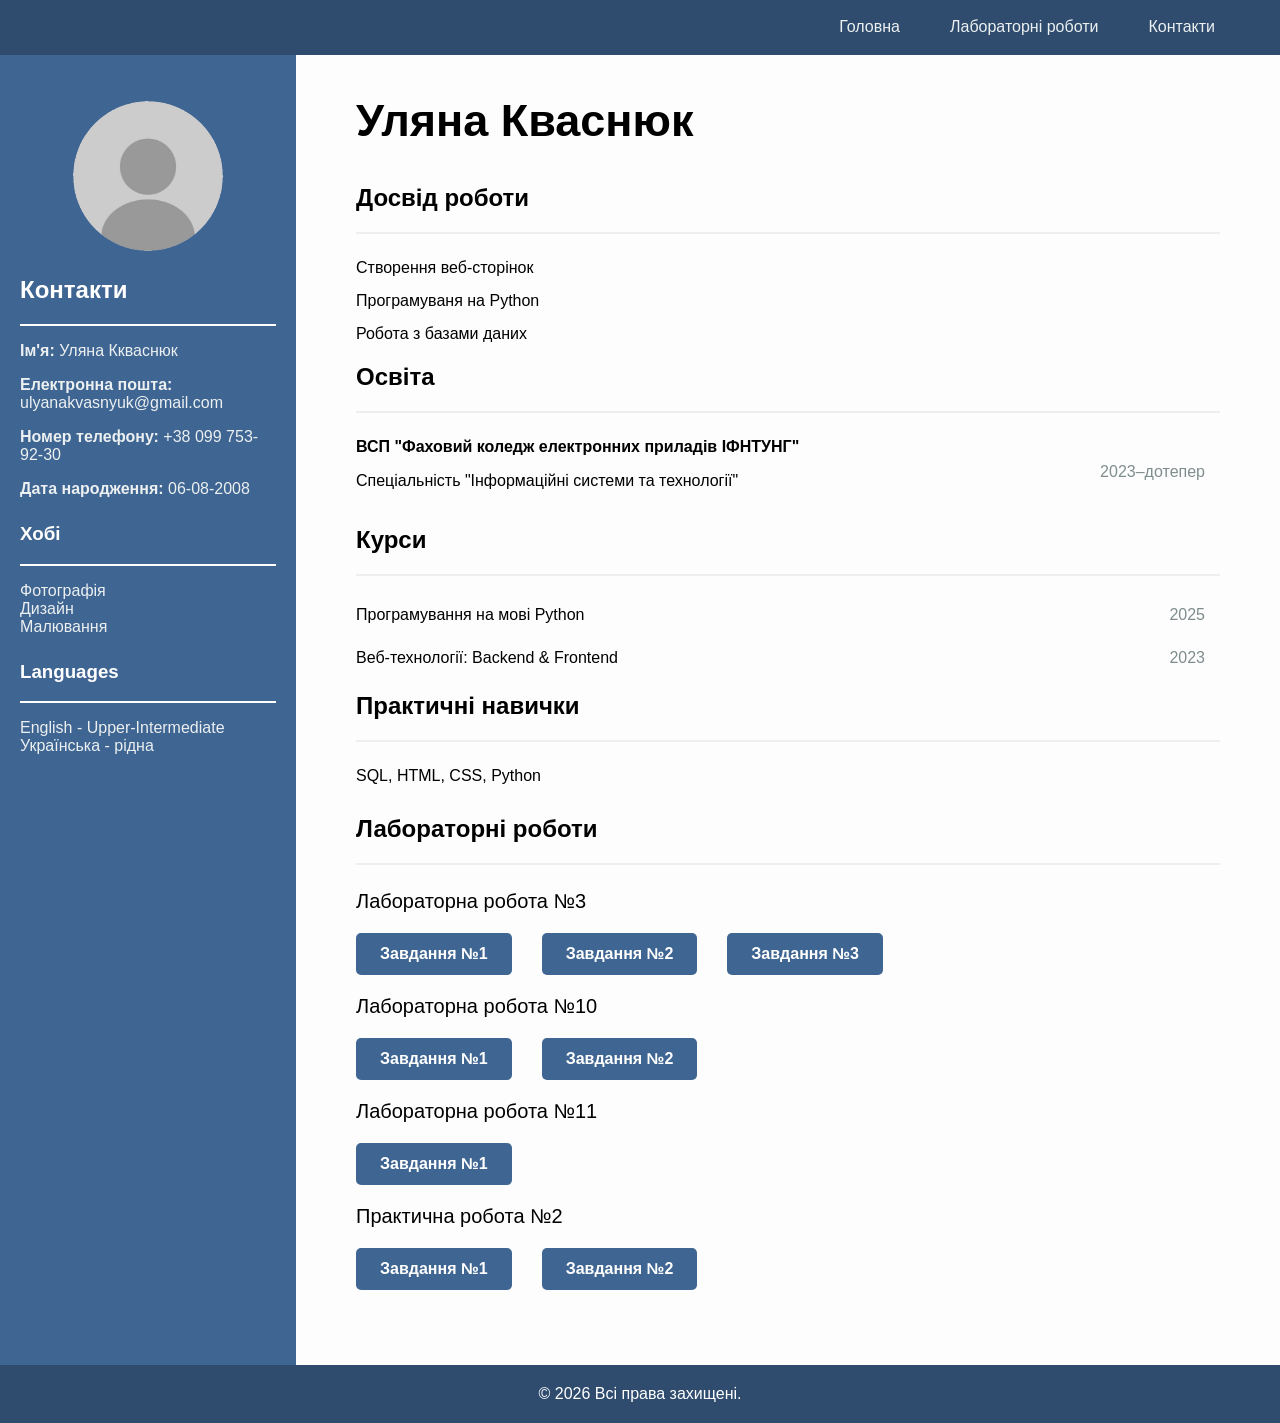
<file: index.html>
<!DOCTYPE html>
<html lang="uk">
<head>
    <meta charset="UTF-8">
    <meta name="viewport" content="width=device-width, initial-scale=1.0">
    <title>Резюме</title>
    <link rel="stylesheet" href="style.css">
</head>
<body>
    <header>
        <nav class="nav-bar">
            <ul class="menu">
                <li><a href="#home">Головна</a></li>
                <li><a href="#labs">Лабораторні роботи</a></li>
                <li><a href="#contacts">Контакти</a></li>
            </ul>
        </nav>
    </header>

    <main id="home" class="container">
        <aside class="left-panel">
            <figure class="profile-img">
                <img src="avatar.png" class="round-photo">
            </figure>
            
            <section id="contacts">
                <h2>Контакти</h2>
                <div class="line"></div>
                <p><strong>Ім'я:</strong> Уляна Ккваснюк</p>
                <address>
                    <p><strong>Електронна пошта:</strong> ulyanakvasnyuk@gmail.com</p>
                    <p><strong>Номер телефону:</strong> +38 099 753-92-30</p>
                </address>
                <p><strong>Дата народження:</strong> 06-08-2008</p>
            </section>
            
            <section>
                <h3>Хобі</h3>
                <div class="line"></div>
                <ul class="interests-list">
                    <li>Фотографія</li>
                    <li>Дизайн</li>
                    <li>Малювання</li>
                </ul>
            </section>

            <section>
                <h3>Languages</h3>
                <div class="line"></div>
                <ul class="lang-list">
                    <li>English - Upper-Intermediate</li>
                    <li>Українська - рідна</li>
                </ul>
            </section>
        </aside>

        <article class="main-content">
            <header>
                <h1>Уляна Кваснюк</h1>
            </header>
            
            <section>
                <h2>Досвід роботи</h2>
                <div class="divider"></div>
                <ol class="work-list">
                    <li><div class="item-desc">Створення веб-сторінок</div></li>
                    <li><div class="item-desc">Програмуваня на Python</div></li>
                    <li><div class="item-desc">Робота з базами даних</div></li>
                </ol>
            </section>
            
            <section>
                <h2>Освіта</h2>
                <div class="divider"></div>
                <div class="edu-block">
                    <div class="edu-info">
                        <strong>ВСП "Фаховий коледж електронних приладів ІФНТУНГ"</strong>
                        <p>Спеціальність "Інформаційні системи та технології"</p>
                    </div>
                    <span class="year-label">2023–дотепер</span>
                </div>
            </section>
            
            <section>
                <h2>Курси</h2>
                <div class="divider"></div>
                <ul class="extra-list">
                    <li>
                        <span class="item-name">Програмування на мові Python</span>
                        <span class="year-label">2025</span>
                    </li>
                    <li>
                        <span class="item-name">Веб-технології: Backend & Frontend</span>
                        <span class="year-label">2023</span>
                    </li>
                </ul>
            </section>

            <section>
                <h2>Практичні навички</h2>
                <div class="divider"></div>
                <p class="skills-tags">SQL, HTML, CSS, Python</p>
            </section>

            <section id="labs">
                    <h2>Лабораторні роботи</h2>
                    <div class="divider"></div>
                    <div class="labs-container">
                        <div class="lab-group">
                            <h3>Лабораторна робота №3</h3>
                            <div class="grid-btn">
                                <a href="LR3/task1/index.html" class="btn">Завдання №1</a>
                                <a href="LR3/task2/article.html" class="btn">Завдання №2</a>
                                <a href="LR3/task3/index.html" class="btn">Завдання №3</a>
                            </div>
                            <h3>Лабораторна робота №10</h3>
                            <div class="grid-btn">
                                <a href="LR10/Task1/index.html" class="btn">Завдання №1</a>
                                <a href="LR10/Task2/index.html" class="btn">Завдання №2</a>
                            </div>
                            <h3>Лабораторна робота №11</h3>
                            <div class="grid-btn">
                                <a href="LR11/index.html" class="btn">Завдання №1</a>
                            </div>
                            <h3>Практична робота №2</h3>
                            <div class="grid-btn">
                                <a href="task_lemon/index.html" class="btn">Завдання №1</a>
                                <a href="task_mriya/cossacs.html" class="btn">Завдання №2</a>
                            </div>
                        </div>
                    </div>
            </section>

        </article>
    </main>
    <footer>
        <p>&copy; 2026 Всі права захищені.</p>
    </footer>
</body>
</html>
</file>
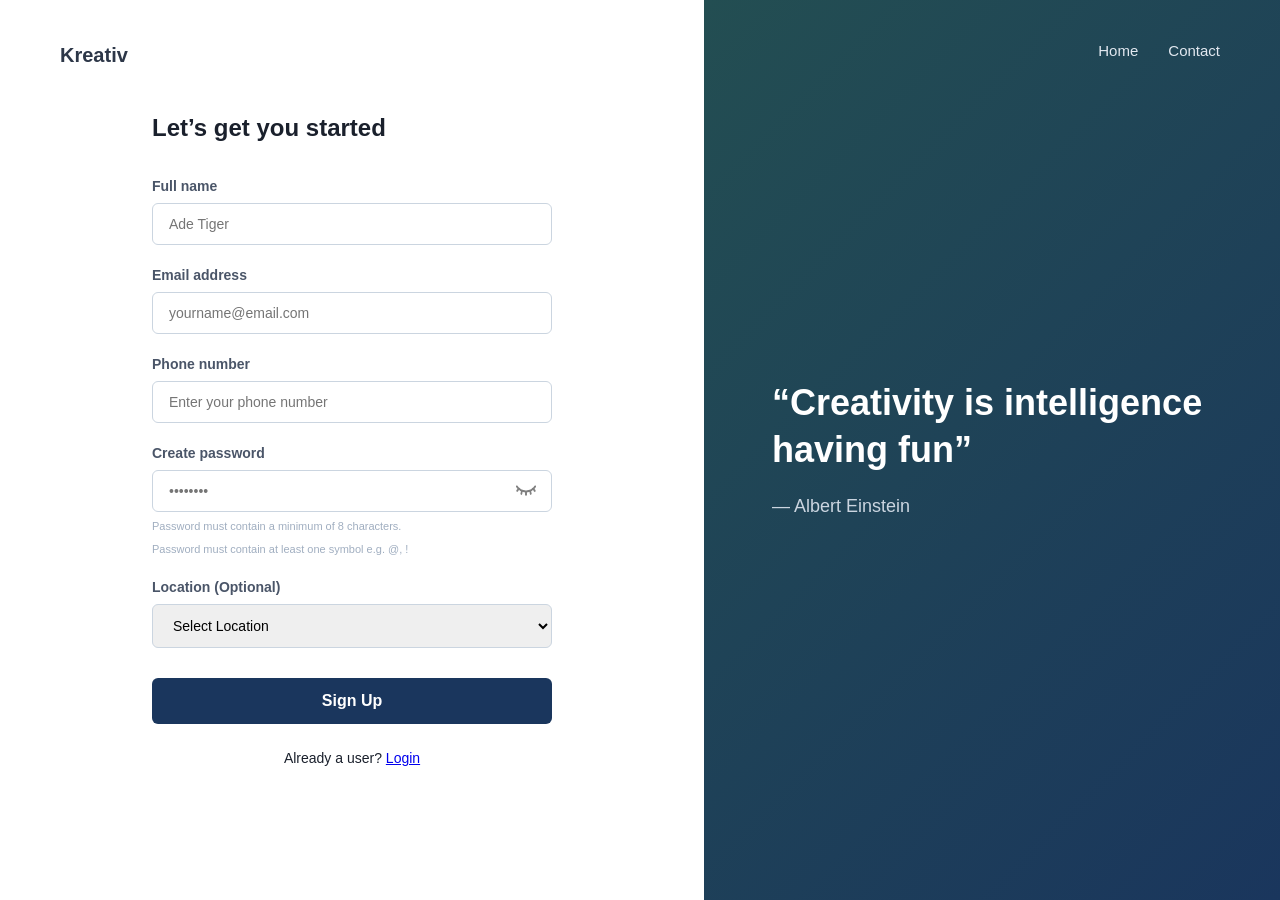
<file: LR11/index.html>
<!DOCTYPE html>
<html lang="uk">
<head>
    <meta charset="UTF-8">
    <meta name="viewport" content="width=device-width, initial-scale=1.0">
    <title>Kreativ - Sign Up</title>
    <link rel="stylesheet" href="style.css">
</head>
<body>

    <div class="page-wrapper">
        
        <main class="form-container">
            <header class="form-header">
                <div class="logo">Kreativ</div>
            </header>

            <div class="form-content">
                <h2>Let’s get you started</h2>
                
                <form action="#" class="signup-form">
                    <div class="input-field">
                        <label for="fullname">Full name</label>
                        <input type="text" id="fullname" placeholder="Ade Tiger" required>
                    </div>

                    <div class="input-field">
                        <label for="email">Email address</label>
                        <input type="email" id="email" placeholder="yourname@email.com" required>
                    </div>

                    <div class="input-field">
                        <label for="phone">Phone number</label>
                        <input type="tel" id="phone" placeholder="Enter your phone number" required>
                    </div>

                    <div class="input-field">
                        <label for="password">Create password</label>
                        <div class="password-wrapper">
                            <input type="password" id="password" placeholder="••••••••" required>
                            <button type="button" class="toggle-password">
                                <img src="icons/eye-icon.png" alt="show/hide">
                            </button>
                        </div>
                        <span class="field-hint">Password must contain a minimum of 8 characters.</span>
                        <span class="field-hint">Password must contain at least one symbol e.g. @, !</span>
                    </div>

                    <div class="input-field">
                        <label for="location">Location <span class="optional">(Optional)</span></label>
                        <select id="location">
                            <option value="" disabled selected>Select Location</option>
                            <option value="ukraine">Ukraine</option>
                            <option value="usa">USA</option>
                        </select>
                    </div>

                    <button type="submit" class="btn-submit">Sign Up</button>
                </form>

                <p class="login-redirect">Already a user? <a href="#">Login</a></p>
            </div>
        </main>

        <section class="promo-container">
            <nav class="top-nav">
                <a href="#">Home</a>
                <a href="#">Contact</a>
            </nav>

            <div class="promo-content">
                <blockquote>
                    “Creativity is intelligence having fun”
                </blockquote>
                <cite>— Albert Einstein</cite>
            </div>
        </section>

    </div>

</body>
</html>
</file>
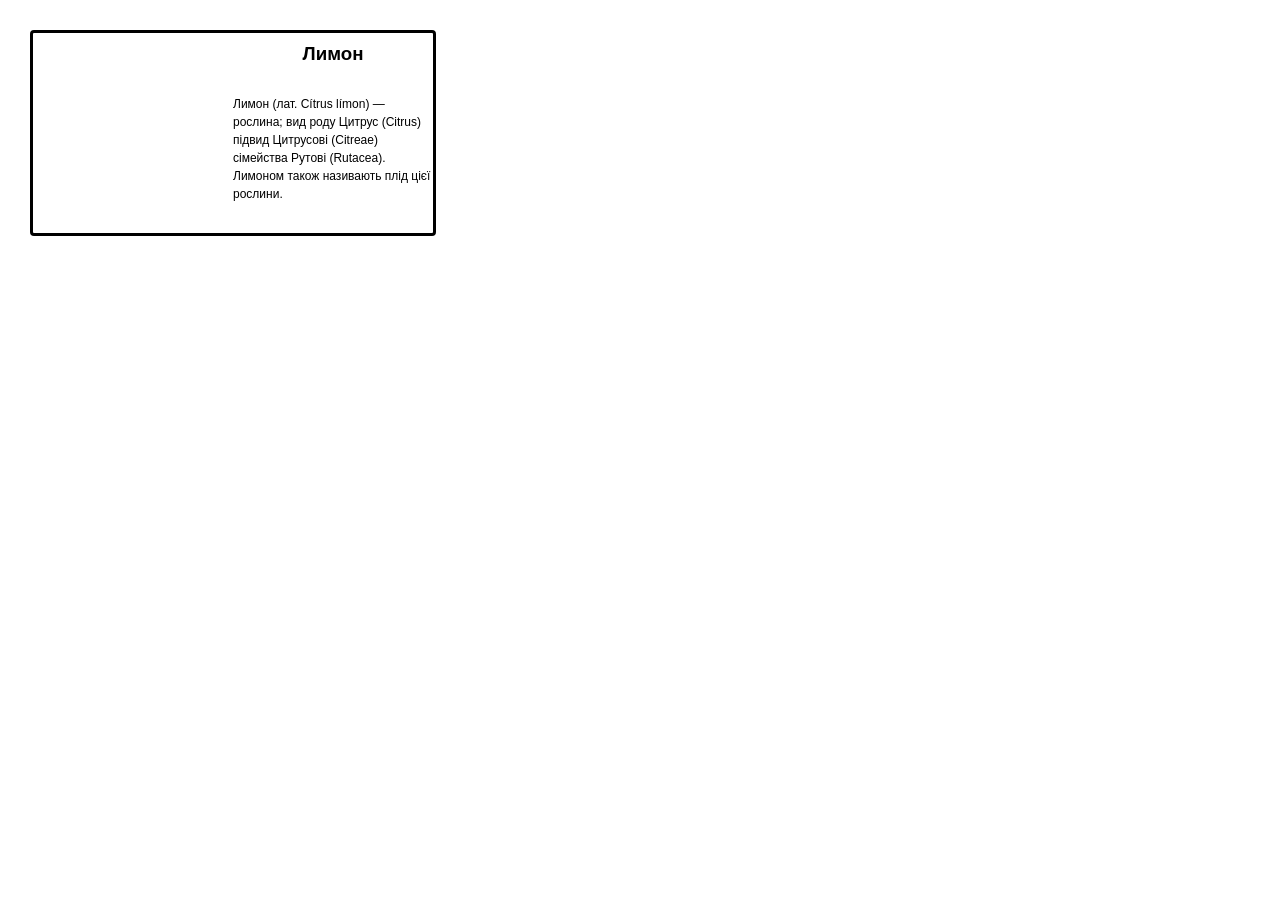
<file: task_lemon/index.html>
<!DOCTYPE html>
<html lang="en">
<head>
    <meta charset="UTF-8">
    <title>Title</title>
    <link rel="stylesheet" href="style.css">
</head>
<body>
    <div class="myblock">
        <div class="lemon"></div>
        <div class="about-lemon">
            <h3>Лимон</h3>
            <p>Лимон (лат. Cítrus límon) — рослина; вид роду Цитрус (Citrus) підвид Цитрусові (Citreae) сімейства Рутові (Rutacea). Лимоном також називають плід цієї рослини.</p>
        </div>
    </div>
</body>
</html>
</file>
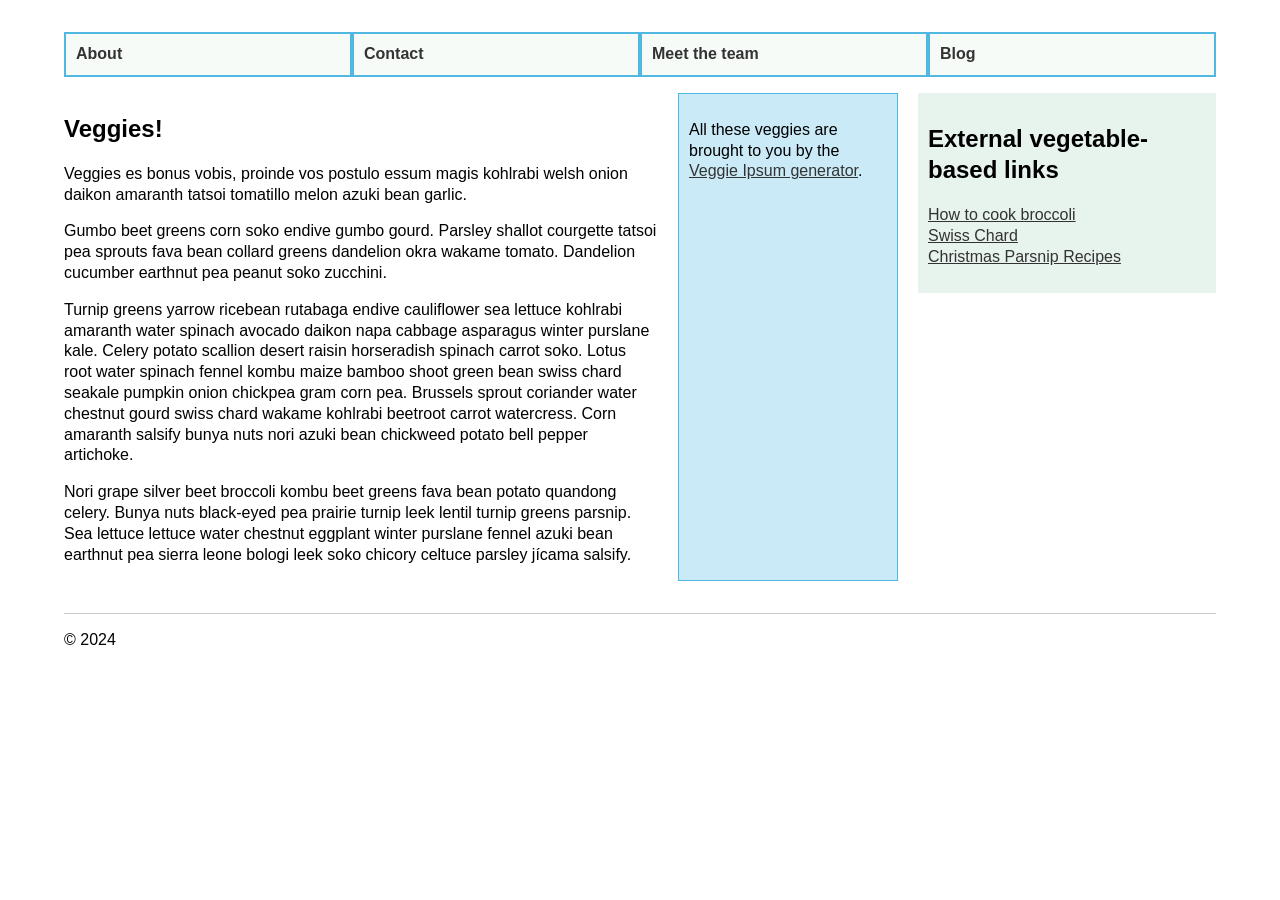
<file: LR10/Task1/index.html>
<!DOCTYPE html>
<html lang="en">
<head>
    <meta charset="UTF-8">
    <meta name="viewport" content="width=device-width, initial-scale=1.0">
    <link rel="stylesheet" href="style.css" >
    <title>Document</title>
</head>
<body>
    <div class="wrapper">
        <header>
            <nav>
                <ul>
                    <li><a href="">About</a></li>
                    <li><a href="">Contact</a></li>
                    <li><a href="">Meet the team</a></li>
                    <li><a href="">Blog</a></li>
                </ul>
            </nav>
        </header>
        <main>
            <article>
                <div class="content">
                    <h1>Veggies!</h1>
                    <p>
                    Veggies es bonus vobis, proinde vos postulo essum magis kohlrabi welsh
                    onion daikon amaranth tatsoi tomatillo melon azuki bean garlic.
                    </p>
                    <p>
                    Gumbo beet greens corn soko endive gumbo gourd. Parsley shallot
                    courgette tatsoi pea sprouts fava bean collard greens dandelion okra
                    wakame tomato. Dandelion cucumber earthnut pea peanut soko zucchini.
                    </p>
                    <p>
                    Turnip greens yarrow ricebean rutabaga endive cauliflower sea lettuce
                    kohlrabi amaranth water spinach avocado daikon napa cabbage asparagus
                    winter purslane kale. Celery potato scallion desert raisin horseradish
                    spinach carrot soko. Lotus root water spinach fennel kombu maize
                    bamboo shoot green bean swiss chard seakale pumpkin onion chickpea
                    gram corn pea. Brussels sprout coriander water chestnut gourd swiss
                    chard wakame kohlrabi beetroot carrot watercress. Corn amaranth
                    salsify bunya nuts nori azuki bean chickweed potato bell pepper
                    artichoke.
                    </p>
                    <p>
                    Nori grape silver beet broccoli kombu beet greens fava bean potato
                    quandong celery. Bunya nuts black-eyed pea prairie turnip leek lentil
                    turnip greens parsnip. Sea lettuce lettuce water chestnut eggplant
                    winter purslane fennel azuki bean earthnut pea sierra leone bologi
                    leek soko chicory celtuce parsley jícama salsify.
                    </p>
                </div>
                <aside class="related">
                    <p>
                        All these veggies are brought to you by the
                        <a href="https://veggieipsum.com/">Veggie Ipsum generator</a>.
                    </p>
                </aside>
            </article>
            <aside class="sidebar">
                <h2>External vegetable-based links</h2>
                <ul>
                    <li>
                        <a
                        href="https://www.thekitchn.com/how-to-cook-broccoli-5-ways -167323">
                        How to cook broccoli
                        </a>
                    </li>
                    <li>
                        <a href="https://www.bbcgoodfood.com/glossary/swiss-chard">
                        Swiss Chard
                        </a>
                    </li>
                    <li>
                        <a
                        href="https://www.bbcgoodfood.com/recipes/collection/christmas-
                        parsnip">
                        Christmas Parsnip Recipes
                        </a>
                    </li>
                </ul>
            </aside>
        </main>
        <footer>
            <p>&copy; 2024</p>
        </footer>
    </div>
</body>
</html>
</file>
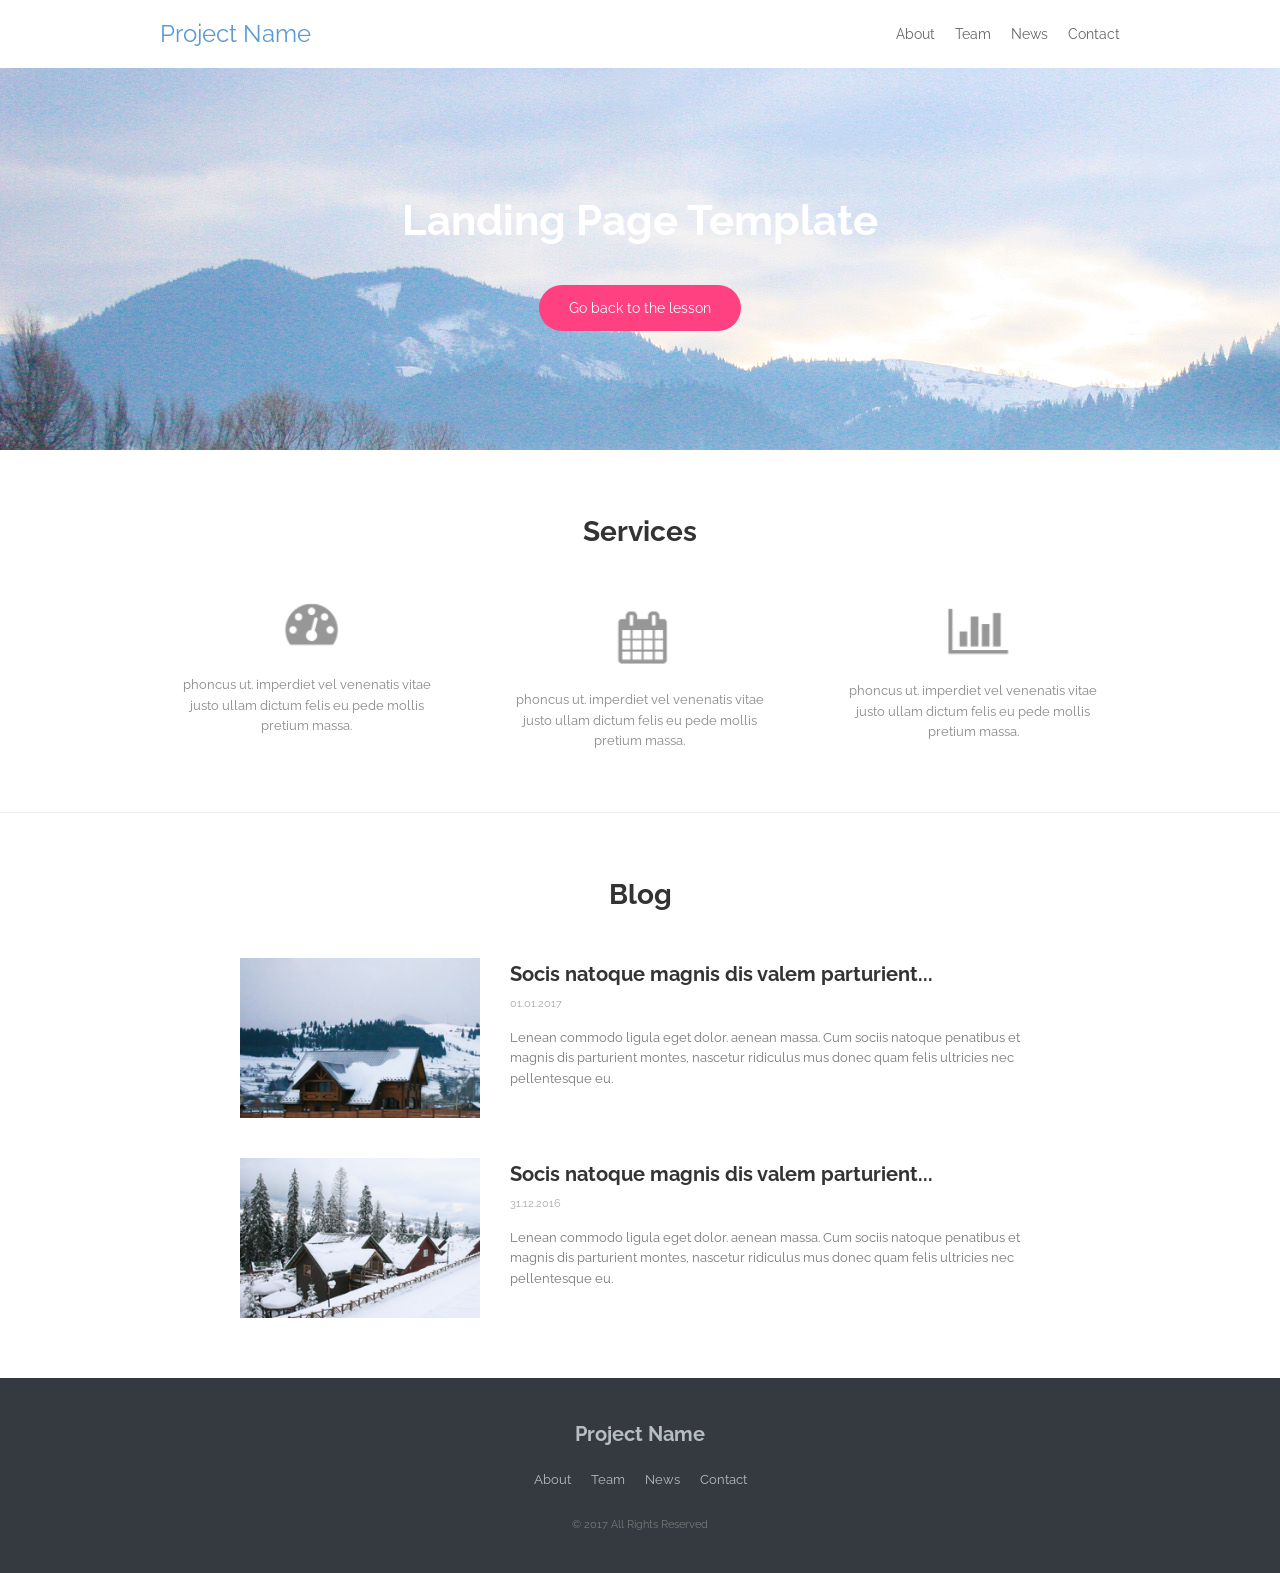
<file: LR10/Task2/index.html>
<!DOCTYPE html>
<html lang="uk">
<head>
    <meta charset="UTF-8">
    <meta name="viewport" content="width=device-width, initial-scale=1.0">
    <title>Landing Page Template</title>

    <link rel="preconnect" href="https://fonts.googleapis.com">
    <link rel="preconnect" href="https://fonts.gstatic.com" crossorigin>
    <link href="https://fonts.googleapis.com/css2?family=Raleway:wght@400;500&display=swap" rel="stylesheet">

    <link rel="stylesheet" href="style.css">
</head>
<body>

    <header class="main-hero-area">
        <nav class="top-site-nav">
            <div class="content-bound navigation-alignment">
                <a href="#" class="site-branding">Project Name</a>
                <ul class="nav-menu-list">
                    <li><a href="#">About</a></li>
                    <li><a href="#">Team</a></li>
                    <li><a href="#">News</a></li>
                    <li><a href="#">Contact</a></li>
                </ul>
            </div>
        </nav>
        
        <div class="hero-center-box">
            <h1 class="hero-main-title">Landing Page Template</h1>
            <a href="#" class="hero-cta-button">Go back to the lesson</a>
        </div>
    </header>

    <section class="services-section">
        <div class="content-bound">
            <h2>Services</h2>
            <div class="services-flex-row">
                
                <div class="service-block-item">
                    <div class="service-img-wrap">
                        <img src="icons/icon1.png" alt="service-icon-1">
                    </div>
                    <p>phoncus ut. imperdiet vel venenatis vitae justo ullam dictum felis eu pede mollis pretium massa.</p>
                </div>
                
                <div class="service-block-item">
                    <div class="service-img-wrap">
                        <img src="icons/icon2.png" alt="service-icon-2">
                    </div>
                    <p>phoncus ut. imperdiet vel venenatis vitae justo ullam dictum felis eu pede mollis pretium massa.</p>
                </div>

                <div class="service-block-item">
                    <div class="service-img-wrap">
                        <img src="icons/icon3.png" alt="service-icon-3">
                    </div>
                    <p>phoncus ut. imperdiet vel venenatis vitae justo ullam dictum felis eu pede mollis pretium massa.</p>
                </div>
                
            </div>
        </div>
    </section>

    <section class="journal-section">
        <div class="content-bound">
            <h2>Blog</h2>
            <div class="journal-layout-list">
                
                <article class="journal-card">
                    <div class="journal-cover">
                        <img src="img/img1.jpg" alt="Snowy house">
                    </div>
                    <div class="journal-text-area">
                        <h3>Socis natoque magnis dis valem parturient...</h3>
                        <time datetime="2017-01-01" class="journal-meta-date">01.01.2017</time>
                        <p>Lenean commodo ligula eget dolor. aenean massa. Cum sociis natoque penatibus et magnis dis parturient montes, nascetur ridiculus mus donec quam felis ultricies nec pellentesque eu.</p>
                    </div>
                </article>

                <article class="journal-card">
                    <div class="journal-cover">
                        <img src="img/img2.jpg" alt="Winter landscape">
                    </div>
                    <div class="journal-text-area">
                        <h3>Socis natoque magnis dis valem parturient...</h3>
                        <time datetime="2016-12-31" class="journal-meta-date">31.12.2016</time>
                        <p>Lenean commodo ligula eget dolor. aenean massa. Cum sociis natoque penatibus et magnis dis parturient montes, nascetur ridiculus mus donec quam felis ultricies nec pellentesque eu.</p>
                    </div>
                </article>

            </div>
        </div>
    </section>

    <footer class="bottom-page-footer">
        <div class="content-bound">
            <h4 class="footer-brand-heading">Project Name</h4>
            <ul class="footer-links-menu">
                <li><a href="#">About</a></li>
                <li><a href="#">Team</a></li>
                <li><a href="#">News</a></li>
                <li><a href="#">Contact</a></li>
            </ul>
            <p class="footer-copyright-info">&copy; 2017 All Rights Reserved</p>
        </div>
    </footer>

</body>
</html>
</file>
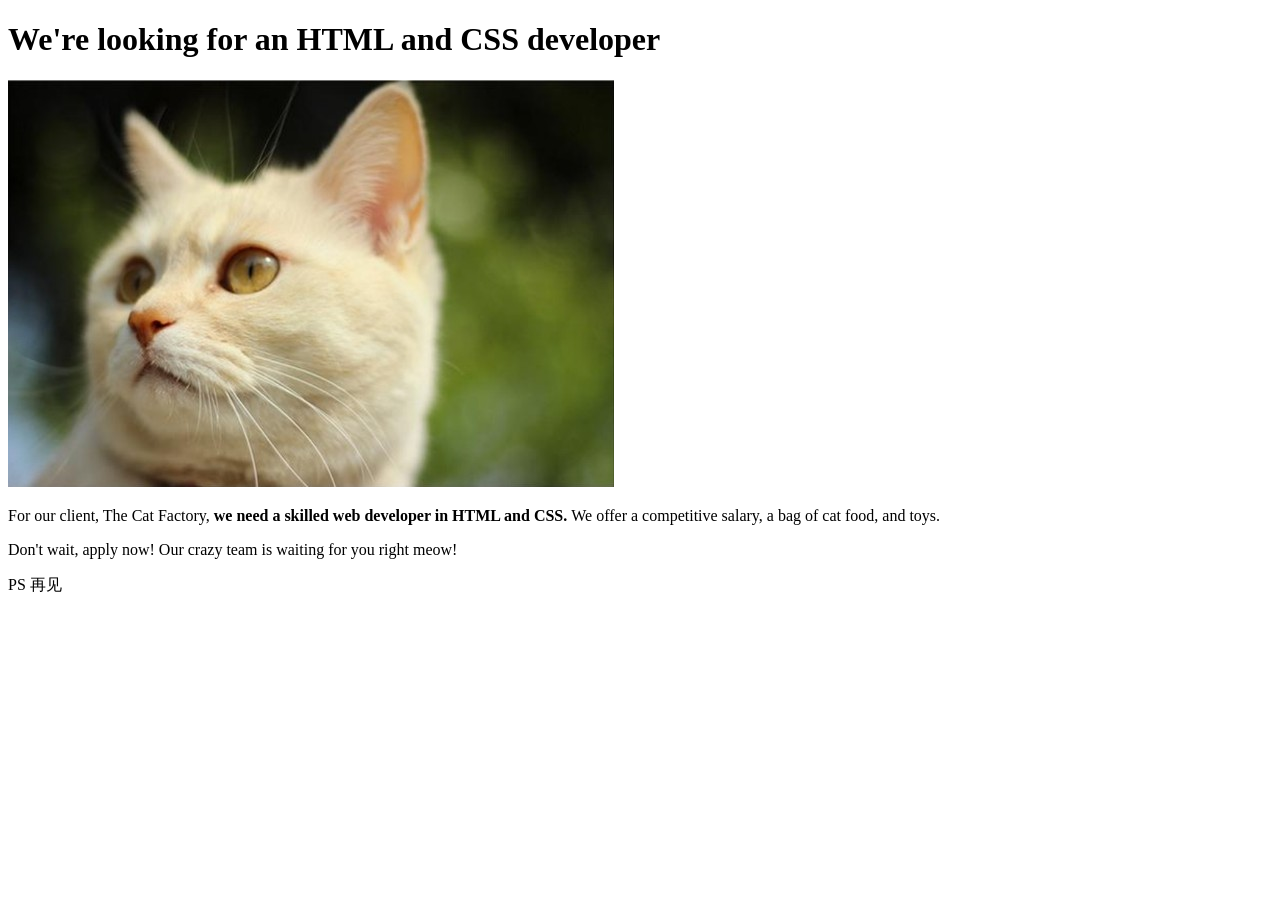
<file: LR3/task1/index.html>
<!DOCTYPE html>
<html lang="en">
    <head>
        <title>Job Offer: HTML and CSS Developer</title>
        <meta charset="utf-8">
    </head>
    <body>

        <h1>We're looking for an HTML and CSS developer</h1>

        <img src="images/white-cat.jpg" alt = "">

        <p>
            For our client, The Cat Factory, <strong>we need a skilled
            web developer in HTML and CSS. </strong> We offer a competitive
            salary, a bag of cat food, and toys.
        </p>

        <p>
            Don't wait, apply now! Our crazy team is waiting for
            you right meow!
        </p>
        <p>PS 再见</p>
    </body>
</html>
</file>
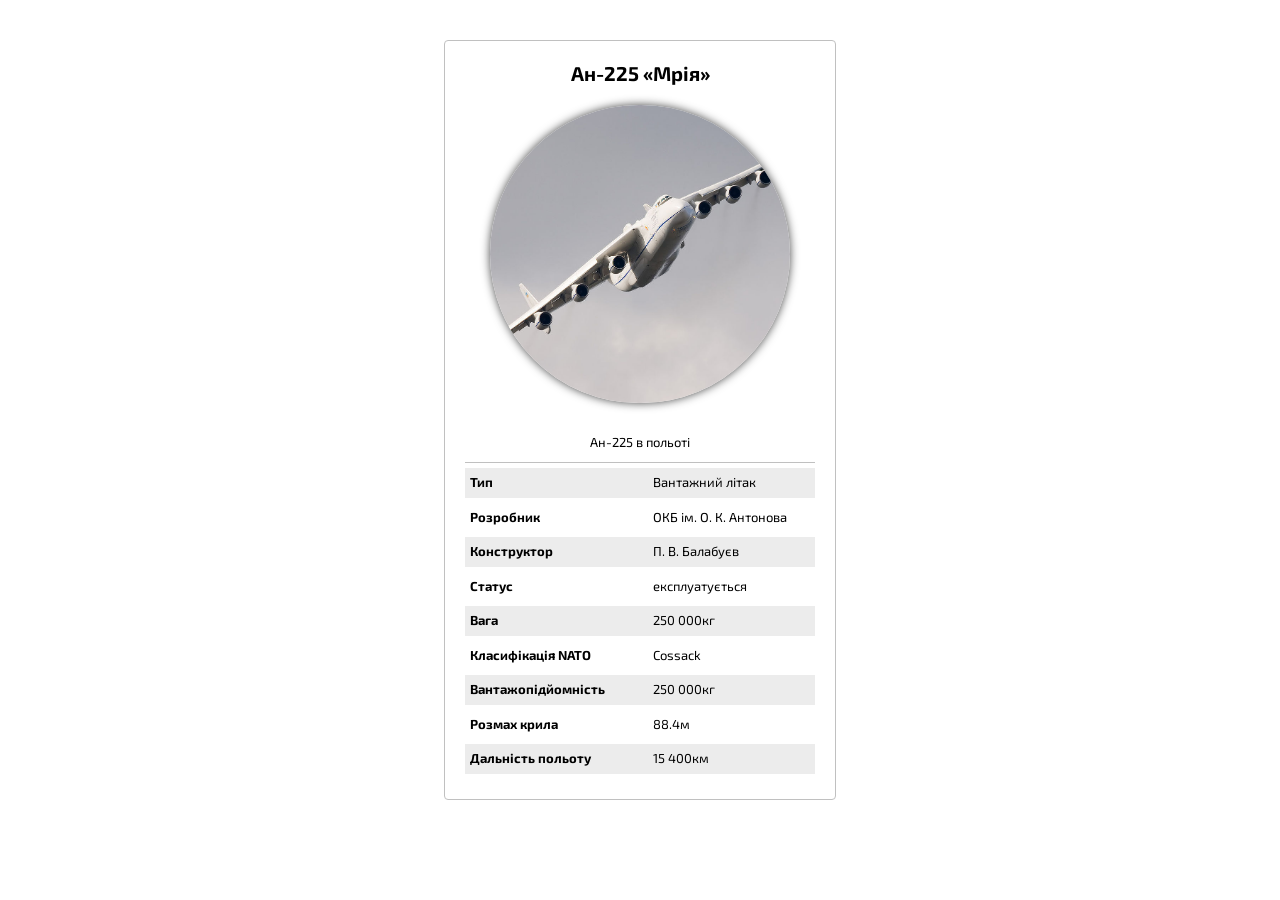
<file: task_mriya/cossacs.html>
<!DOCTYPE html>
<html lang="en">
<head>
    <meta charset="UTF-8">
    <title>Мрія</title>
    <link rel="stylesheet" href="cossacs.css">
    <link href="https://fonts.googleapis.com/css?family=Exo+2:400,700" rel="stylesheet">
</head>
<body>
    <div class="wrap">
        <h1>Ан-225 «Мрія»</h1>
        <img src="cossacs.jpg" alt="Ан-225">
        <p class="info">Ан-225 в польоті</p>
        <p><span class="side">Тип</span> 	Вантажний літак</p>
        <p><span class="side">Розробник</span> ОКБ ім. О. К. Антонова</p>
        <p><span class="side">Конструктор</span> 	П. В. Балабуєв</p>
        <p><span class="side">Статус</span> 	експлуатується</p>
        <p><span class="side">Вага</span> 250 000кг</p>
        <p><span class="side">Класифікація NATO</span> Cossack</p>
        <p><span class="side">Вантажопідйомність</span> 250 000кг</p>
        <p><span class="side">Розмах крила</span> 88.4м</p>
        <p><span class="side">Дальність польоту</span> 15 400км</p>
    </div>
</body>
</html>
</file>
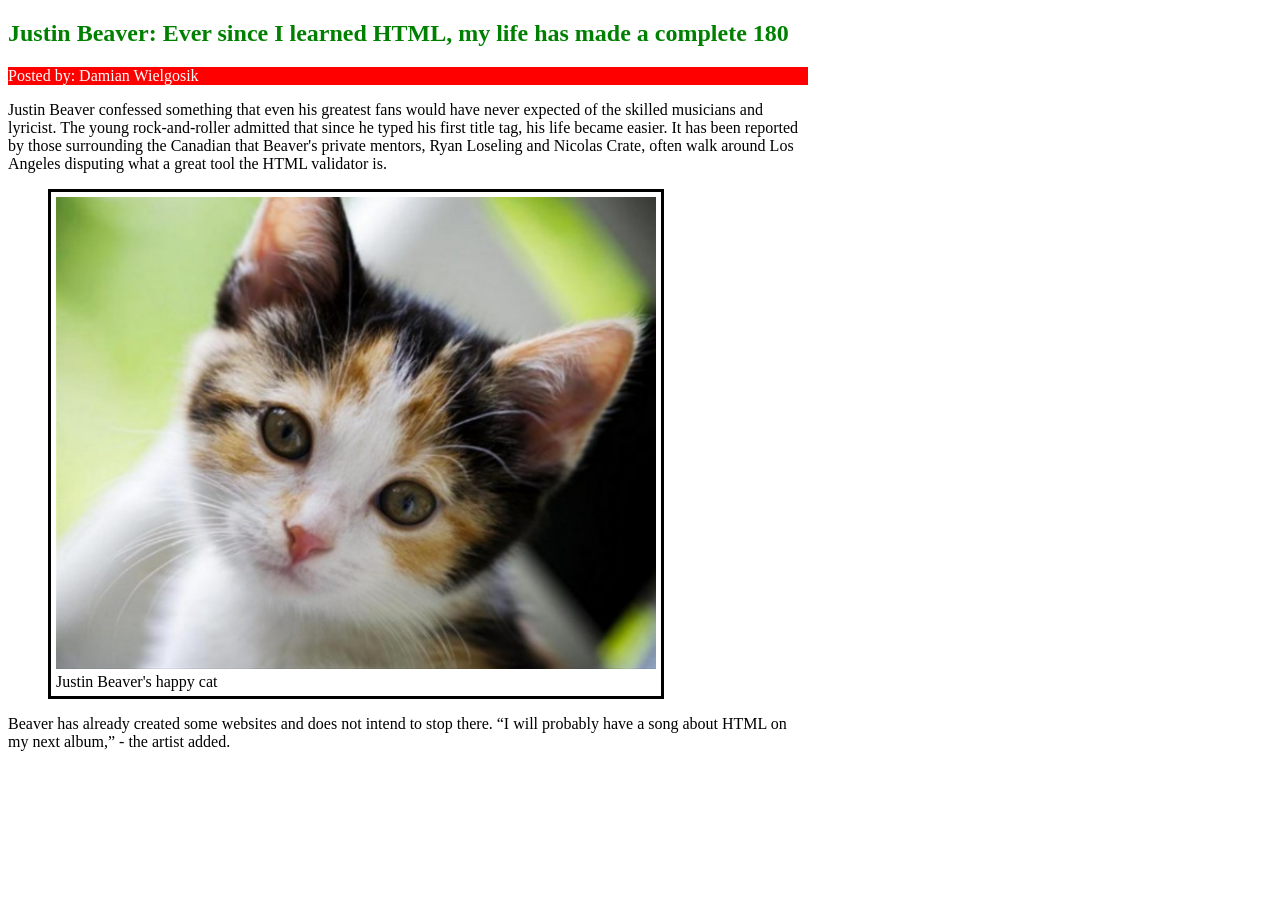
<file: LR3/task2/article.html>
<!DOCTYPE html>
<html lang="en">
    <head>
        <meta charset="UTF-8">
        <link rel="stylesheet" href="main.css">
        <title>Justin Neaver fascinated by HTML</title>
    </head>
    <body>
        <article>
            <header>
                <h1>Justin Beaver: Ever since I learned HTML, my life has made a complete 180</h1>
                <p>Posted by: Damian Wielgosik</p>
            </header>
            <p>Justin Beaver confessed something that even his greatest fans would have never expected of the skilled musicians and lyricist. The young rock-and-roller admitted that since he typed his
            first title tag, his life became easier. It has been reported by those surrounding the Canadian that Beaver's private mentors, Ryan Loseling and Nicolas Crate, often walk around Los
            Angeles disputing what a great tool the HTML validator is.</p>
            <figure>
                <img src="images/cat.jpg" alt="Justin Beaver's cat is pleased">
                <figcaption>Justin Beaver's happy cat</figcaption>
            </figure>
            <p>Beaver has already created some websites and does not intend to stop there.
                <q>I will probably have a song about HTML on my next album,</q> - the artist added.
            </p>
        </article>
    </body>
</html>
</file>
<file: style.css>
body {
    font-family: Arial;
    margin: 0;
    padding-top: 55px;
    background-color: #fdfdfd;
}

.nav-bar {
    background-color: #2f4c6e;
    height: 55px;
    position: fixed;
    top: 0;
    width: 100%;
    z-index: 1000;
}

.menu {
    list-style: none;
    margin: 0;
    padding: 0 40px;
    display: flex;
    justify-content: flex-end;
}

.menu a {
    display: block;
    padding: 18px 25px;
    color: #ecf0f1;
    text-decoration: none;
}

.menu a:hover {
    color: #fff;
    background-color: #233a54;
}

.container {
    display: flex;
    min-height: 100vh;
}

.left-panel {
    width: 20%;
    background-color: #3f6592;
    color: #ecf0f1;
    padding: 30px 20px;
}

.left-panel h2, .left-panel h3 {
    color: #fff;
    margin-top: 25px;
}

.line {
    border-bottom: 2px solid #fff;
    margin: 10px 0 15px 0;
}

.round-photo {
    width: 150px;
    height: 150px;
    border-radius: 50%;
    display: block;
    margin: 0 auto 20px;
    object-fit: cover;
}

address {
    font-style: normal;
}

.main-content {
    flex: 1;
    padding: 40px 60px;
}

.main-content h1 {
    font-size: 45px;
    margin-top: 0;
}

.divider {
    height: 2px;
    background-color: #eee;
    margin: 15px 0 25px 0;
}

.edu-block, .work-list li, .extra-list li {
    display: flex;
    justify-content: space-between;
    align-items: center;
    margin-bottom: 15px;
}

.year-label {
    padding: 5px 15px;
    color: #7f8c8d;
}

ul, ol {
    padding: 0;
    list-style: none;
}

.skills-tags {
    margin-bottom: 30px;
}

.labs-content {
    width: 100%;
}

.grid-btn {
    display: flex;
    gap: 30px;
    margin-top: 20px;
}

.btn {
    padding: 12px 24px;
    background-color: #3f6592;
    color: #fff;
    text-decoration: none;
    border-radius: 5px;
    font-weight: bold;
    border: none;
}

.btn:hover {
    background-color: #2f4c6e;
}

.lab-group {
    margin-bottom: 35px;
}

.lab-group h3 {
    font-size: 20px;
    margin-bottom: 15px;
    font-weight: normal;
}

.task-btn {
    padding: 8px 16px;
    font-size: 13px;
    background-color: #4a76a8;
}

footer {
    background-color: #2f4c6e;
    padding: 20px 0;
    
}

footer p {
    text-align: center;
    color: #fff;
    margin: 0;
}
</file>
<file: LR11/style.css>
* {
    margin: 0;
    padding: 0;
    box-sizing: border-box;
}

body {
    font-family: "Segoe UI", sans-serif;
    background-color: #ffffff;
    color: #1a202c;
    line-height: 1.5;
}

.page-wrapper {
    display: flex;
    flex-direction: column;
    min-height: 100vh;
    width: 100%;
}

.form-container {
    flex: 1;
    display: flex;
    flex-direction: column;
    padding: 24px;
    width: 100%;
}

.form-header {
    display: flex;
    align-items: center;
    width: 100%;
    margin-bottom: 40px;
}

.logo {
    font-size: 20px;
    font-weight: 700;
    color: #2d3748;
}

.form-content {
    width: 100%;
    max-width: 400px;
    margin: 0 auto;
    display: flex;
    flex-direction: column;
}

.form-content h2 {
    font-size: 24px;
    font-weight: 700;
    margin-bottom: 30px;
}

.signup-form {
    display: flex;
    flex-direction: column;
    gap: 20px;
}

.input-field {
    display: flex;
    flex-direction: column;
    gap: 6px;
}

.input-field label {
    font-size: 14px;
    font-weight: 600;
    color: #4a5568;
}

input, select {
    width: 100%;
    padding: 12px 16px;
    font-size: 14px;
    border: 1px solid #cbd5e0;
    border-radius: 6px;
    outline: none;
}

.password-wrapper {
    position: relative;
}

.toggle-password {
    position: absolute;
    right: 16px;
    top: 50%;
    transform: translateY(-50%);
    background: none;
    border: none;
    cursor: pointer;
    opacity: 0.5;
}

.toggle-password img {
    width: 20px;
}

.field-hint {
    font-size: 11px;
    color: #a0aec0;
}

.btn-submit {
    width: 100%;
    padding: 14px;
    background-color: #1a365d;
    color: #ffffff;
    border: none;
    border-radius: 6px;
    font-size: 16px;
    font-weight: 600;
    cursor: pointer;
    margin-top: 10px;
}

.login-redirect {
    text-align: center;
    font-size: 14px;
    margin-top: 24px;
}

.promo-container {
    display: none;
}

@media (min-width: 1024px) {
    .page-wrapper {
        flex-direction: row;
    }

    .form-container {
        flex: 0 0 55%;
        padding: 40px 60px;
    }

    .promo-container {
        display: flex;
        flex: 0 0 45%;
        background: linear-gradient(135deg, #234e52 0%, #1a365d 100%);
        color: #ffffff;
        align-items: center;
        justify-content: center;
        padding: 40px;
        position: relative;
    }

    .top-nav {
        position: absolute;
        top: 40px;
        right: 60px;
        display: flex;
        gap: 30px;
    }

    .top-nav a {
        color: #e2e8f0;
        text-decoration: none;
        font-size: 15px;
        font-weight: 500;
        transition: color 0.2s;
    }

    .promo-content {
        max-width: 440px;
    }

    .promo-content blockquote {
        font-size: 36px;
        font-weight: 700;
        line-height: 1.3;
        margin-bottom: 20px;
    }

    .promo-content cite {
        font-size: 18px;
        color: #cbd5e0;
        font-style: normal;
    }
}
</file>
<file: task_lemon/style.css>
* {
    margin: 0;
    padding: 0;
    font-family: Arial, sans-serif;
}
.myblock {
    width: 400px;
    height: 200px;
    border: 3px solid black;
    border-radius: 4px;
    margin: 30px;
}
.lemon {
    width: 180px;
    height: 180px;
    margin: 10px;
    background: url(https://cdn4.iconfinder.com/data/icons/Limon_iContainer/512/Grapefruit.png);
    background-size: contain;
    background-position: 50%;
    border-radius: 5px;
    float: left;
}

.about-lemon h3 {
    text-align: center;
    padding: 10px 0;
}
.about-lemon p {
    font-size: 12px;
    line-height: 150%;
    margin: 20px 0;
}
</file>
<file: LR10/Task1/style.css>
* {
    box-sizing: border-box;
}
body {
    width: 90%;
    margin: 2em auto;
    font:
        1em/1.3 Arial,
        Helvetica,
        sans-serif;
}
a:link,
a:visited {
    color: #333;
}
nav ul,
aside ul {
    list-style: none;
    padding: 0;
}
nav a:link,
nav a:visited {
    background-color: rgb(207 232 220 / 20%);
    border: 2px solid rgb(79 185 227);
    text-decoration: none;
    display: block;
    padding: 10px;
    color: #333;
    font-weight: bold;
}

nav a:hover {
    background-color: rgb(207 232 220 / 70%);
}
.related {
    background-color: rgb(79 185 227 / 30%);
    border: 1px solid rgb(79 185 227);
    padding: 10px;
}
.sidebar {
    background-color: rgb(207 232 220 / 50%);
    padding: 10px;
}
article {
    margin-bottom: 1em;
}

@media screen and (min-width: 40em) {
    article {
        display: flex;
        flex-direction: row;
        gap: 20px;
    }
    article > *:first-child {
        flex: 3;
    }
    article > *:last-child {
        flex: 1;
    }
    nav ul {
        display: flex;
    }
    nav li {
        flex: 1;
    }
}

@media screen and (min-width: 70em) {
    main {
        display: flex;
        gap: 20px;
        align-items: flex-start;
    }
    main > article {
        flex: 3;
        margin-bottom: 0;
    }
    main > aside {
        flex: 1;
    }
    footer {
        border-top: 1px solid #ccc;
        margin-top: 2em;
    }
}
</file>
<file: LR10/Task2/style.css>
* {
    margin: 0;
    padding: 0;
    box-sizing: border-box;
}

body {
    font-family: 'Raleway', sans-serif;
    color: #444;
    line-height: 1.6;
}

.content-bound {
    max-width: 1000px;
    margin: 0 auto;
    padding: 0 20px;
}

a {
    text-decoration: none;
    color: inherit;
}

ul {
    list-style: none;
}

.navigation-alignment, .nav-menu-list, .hero-center-box, .service-img-wrap, .journal-layout-list, .journal-card, .footer-links-menu {
    display: flex;
}

.navigation-alignment, .hero-center-box, .journal-layout-list, .journal-card {
    flex-direction: column;
    gap: 15px;
}

.main-hero-area {
    background: url('img/jumbotron.jpg');
    min-height: 450px;
    display: flex;
    flex-direction: column;
}

.top-site-nav {
    background: #fff;
    padding: 15px 0;
}

.site-branding {
    font-size: 24px;
    color: #5b9bd5;
    text-align: center;
}

.nav-menu-list {
    flex-direction: column;
    gap: 15px;
    justify-content: center;
    font-size: 14px;
    color: #666;
}

.hero-center-box {
    flex-grow: 1; /* Займає весь доступний простір, що залишився */
    justify-content: center;
    align-items: center;
    color: #fff;
    padding: 40px 20px;
}

.hero-main-title {
    font-size: 32px;
    text-align: center;
}

.hero-cta-button {
    background: #ff4081;
    color: #fff;
    padding: 12px 30px;
    border-radius: 25px;
    font-size: 14px;
    display: inline-block;
}

.services-section, .journal-section {
    padding: 40px 0;
}

.services-section {
    border-bottom: 1px solid #eee;
}

h2 {
    text-align: center;
    font-size: 28px;
    color: #333;
    margin-bottom: 40px;
}

.services-flex-row {
    display: flex;
    flex-direction: column;
    gap: 30px;
}

.service-block-item {
    text-align: center;
}

.service-img-wrap {
    margin-bottom: 20px;
    justify-content: center;
}

.service-block-item p, .journal-text-area p {
    font-size: 13px;
}

.service-block-item p {
    color: #888;
    max-width: 260px;
    margin: 0 auto;
}

.journal-layout-list {
    max-width: 800px;
    margin: 0 auto;
    gap: 40px;
}

.journal-cover {
    width: 100%;
    height: 200px;
}

.journal-cover img {
    width: 100%;
    height: 100%;
    object-fit: cover;
}

.journal-text-area h3 {
    font-size: 20px;
    color: #333;
    margin-bottom: 5px;
}

.journal-meta-date {
    display: block;
    font-size: 11px;
    color: #aaa;
    margin-bottom: 15px;
}

.journal-text-area p {
    color: #777;
}

.bottom-page-footer {
    background: #343a40;
    color: #b4bcc4;
    padding: 40px 0;
    text-align: center;
}

.footer-brand-heading {
    font-size: 20px;
    margin-bottom: 20px;
}

.footer-links-menu {
    justify-content: center;
    gap: 20px;
    margin-bottom: 25px;
    font-size: 13px;
}

.footer-copyright-info {
    font-size: 11px;
    color: #777;
}

@media (min-width: 769px) {
    .navigation-alignment, .nav-menu-list, .journal-card {
        flex-direction: row;
    }

    .navigation-alignment {
        justify-content: space-between;
        align-items: center;
    }

    .nav-menu-list {
        gap: 20px;
    }

    .hero-main-title {
        font-size: 42px;
        margin-bottom: 15px;
    }

    .services-section, .journal-section {
        padding: 60px 0;
    }

    .services-flex-row {
        flex-direction: row;
        gap: 40px;
    }

    .service-block-item {
        flex: 1;
    }

    .journal-card {
        gap: 30px;
    }

    .journal-cover {
        flex: 0 0 240px;
        height: 160px;
    }
}
</file>
<file: task_mriya/cossacs.css>
* {
    margin: 0;
}

html, body {
    font-family: 'Exo 2', sans-serif;
}
.wrap {
    width: 350px;
    margin: 40px auto;
    border: 1px solid #c0c0c0;
    padding: 20px;
    border-radius: 4px;
}

h1 {
    font-size: 20px;
    text-align: center;
    margin-bottom: 20px;
}
img {
    width: 300px;
    display: block;
    margin: 20px auto;
    border-radius: 300px;
    box-shadow: 0 0 10px #454545;
}
p {
    font-size: 13px;
    line-height: 150%;
    margin: 5px 0;
    padding: 5px;
}
.info {
    text-align: center;
    border-bottom: 1px solid #c0c0c0;
    padding: 10px;
}
.side {
    font-weight: 700;
    width: 180px;
    display: inline-block;
}
p:nth-child(even) {
    background: #ececec;
}
</file>
<file: LR3/task2/main.css>
body {
    font-family: Verdana;
}

h1 {
    color: green;
}

article header p{
    background-color: red;
    color: white;
}

article figure {
    width: 600px;
    border: 3px, solid, black;
    padding: 5px;
}

article figure img {
    width: 100%;
}

article {
    width: 800px;
}
</file>
